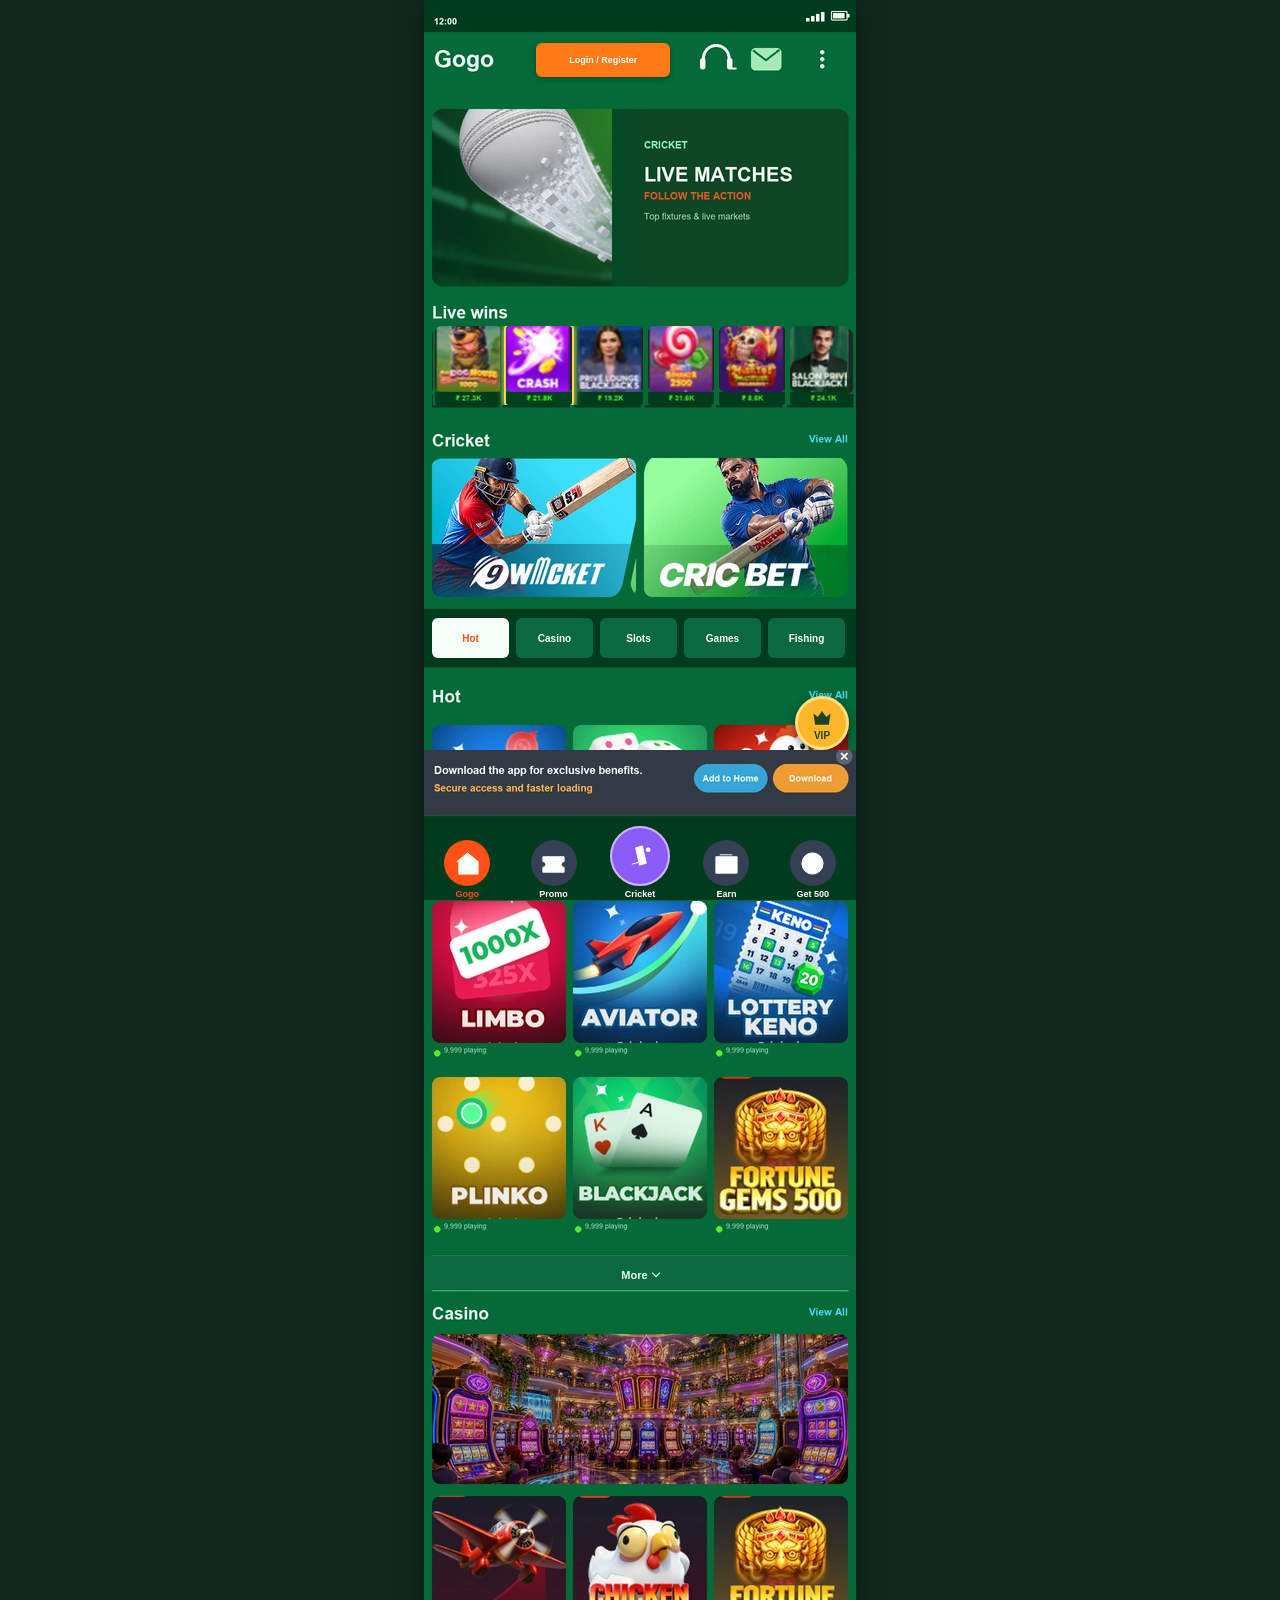
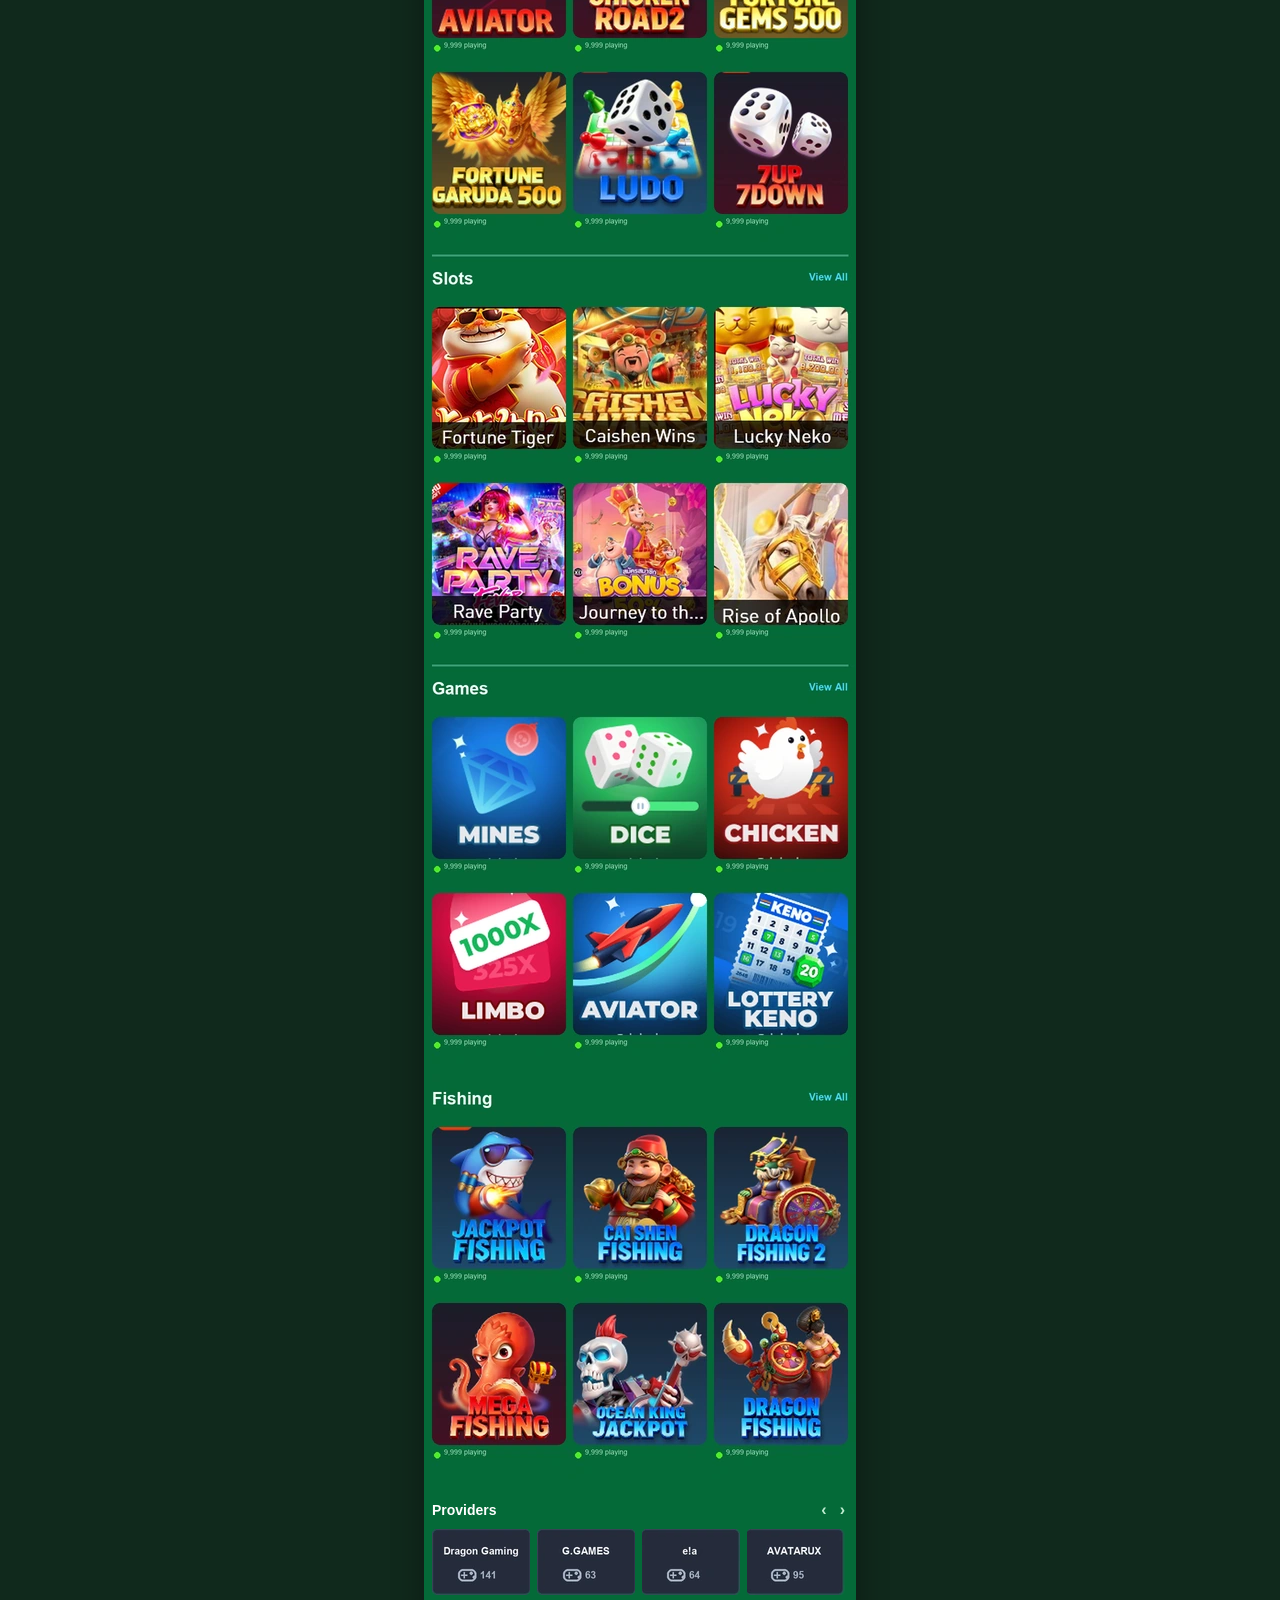
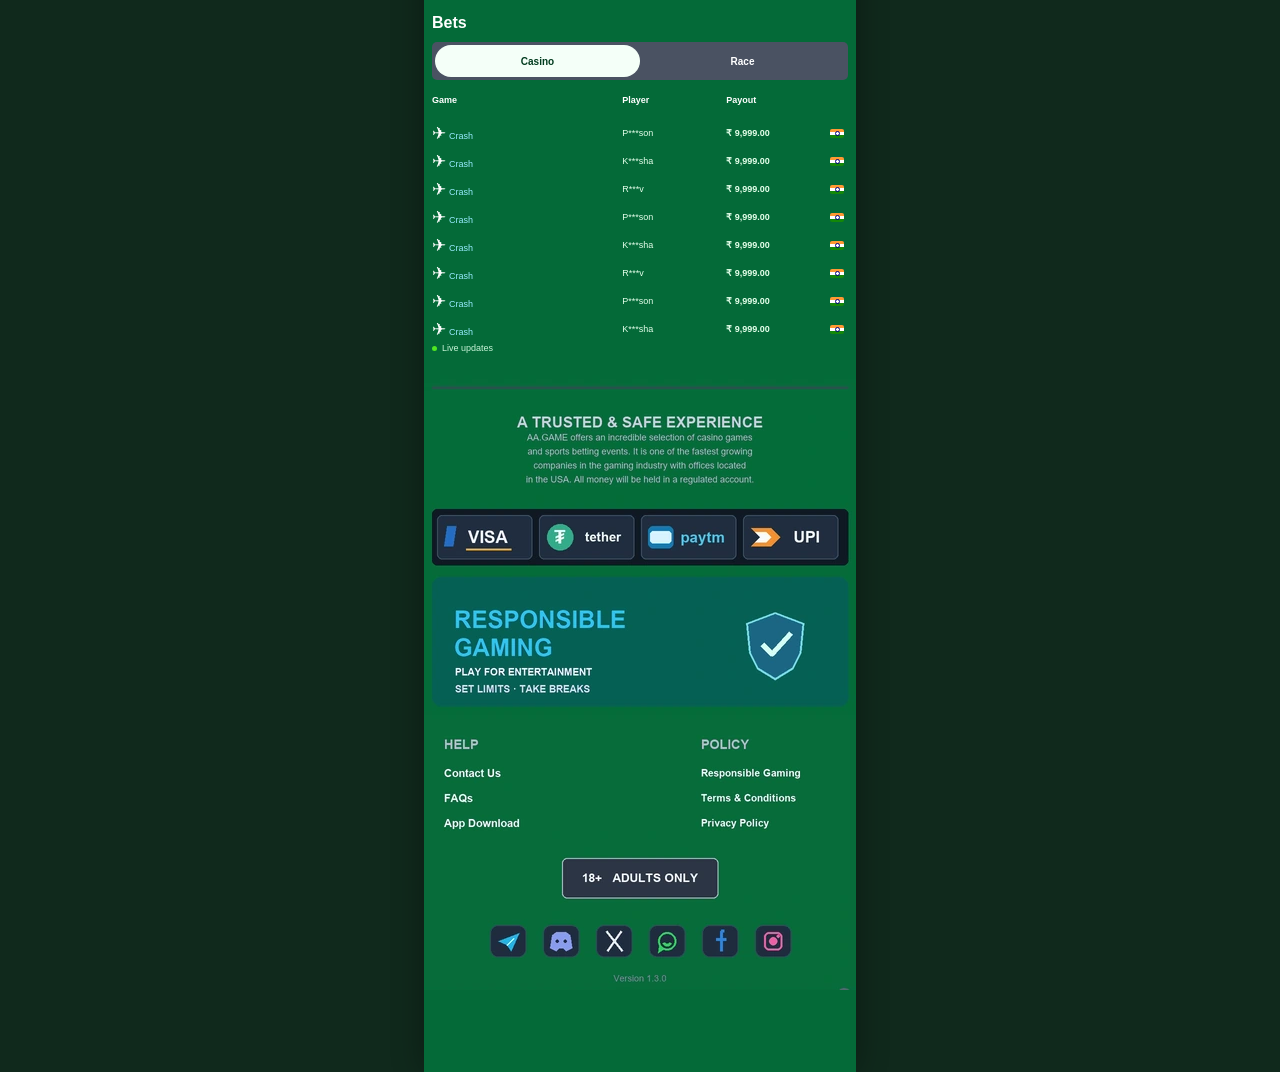
<file: index.html>
<!doctype html>
<html lang="en">
<head>
  <meta charset="utf-8">
  <meta name="viewport" content="width=device-width,initial-scale=1,viewport-fit=cover">
  <meta name="theme-color" content="#046a38">
  <title>Gogo H5 Interactive Demo</title>
  <link rel="stylesheet" href="styles.css">
  <link rel="stylesheet" href="fixes.css">
</head>
<body>
  <div id="app" class="app"></div>
  <script src="app.js"></script>
</body>
</html>
</file>
<file: styles.css>
:root{--green:#046a38;--dark:#003b1e;--mint:#f4fff8;--orange:#ff5015;--blue:#47d7ff;--page-width:432px}.contact-list{display:flex;flex-direction:column;gap:6px;margin:12px 0 26px}.contact-list a{color:#17bfff;text-decoration:none;font-size:14px}.contact-list span{color:#7894b6;font-size:13px;margin-bottom:10px}.content-section ul{padding-left:20px;line-height:1.8;color:#a8c6b7;font-size:13px}
.login-register{position:absolute;left:37%;top:8%;width:29%;height:48%;z-index:5;border:1px solid #2b8659;border-radius:6px;background:#0a6940;color:#f4fff8;font-size:10px;font-weight:700}.login-page{min-height:100vh;background:#0d1018;color:#f7f8fc}.login-status{height:33px;padding:10px 24px 0;background:#f4f4f4;color:#111;font-size:11px}.login-status span{float:right}.login-head{height:52px;background:#171b29;display:flex;align-items:center;justify-content:space-between;padding:0 12px}.login-head strong{font-size:24px;font-style:italic}.login-head button{border:0;background:none;color:#fff;font-size:30px;width:42px}.login-head .login-back-hit{color:transparent;width:42px}.login-card{padding:28px 27px;min-height:calc(100vh - 85px);background:linear-gradient(180deg,#10131d,#0d1018)}.login-brand{height:145px}.login-hero-copy{text-align:center;color:#fff;font-weight:800;font-size:27px;margin-bottom:2px}.login-subtitle{text-align:center;color:#ffd21f;font-weight:800;margin:0 0 34px}.login-card label{display:block;color:#8794a8;font-size:14px;margin-bottom:8px}.login-card input{width:100%;height:46px;border:1px solid #344053;border-radius:7px;background:#10131d;color:#fff;padding:0 12px;font-size:15px}.login-card input::placeholder{color:#8290a4}.login-primary{display:block;width:100%;height:45px;border:0;border-radius:6px;background:#0d6686;color:#b5c2cd;font-weight:700;font-size:16px;margin-top:34px}.login-card h1{font-size:28px;margin:10px 0 26px}.login-muted{color:#8593a8;line-height:1.6}.login-muted b{color:#fff}.login-code{display:flex;align-items:center;margin-top:40px;border:1px solid #344053;border-radius:7px;overflow:hidden}.login-code input{border:0;border-radius:0}.login-code button{height:46px;padding:0 14px;border:0;background:transparent;color:#37bff3;font-size:16px}
.footer-links{position:absolute;left:2%;right:2%;top:61%;height:15%;display:grid;grid-template-columns:1fr 1fr;grid-template-rows:repeat(3,1fr);z-index:4}.footer-links button{border:0;background:transparent;color:transparent;text-align:left;padding:0 8px;font-size:0;line-height:1;cursor:pointer}.home .footer-art,.footer-art{height:693px;padding-bottom:78px;background:var(--green)}.footer-art>.asset{display:block;width:100%;height:auto}
.content-page{min-height:calc(100vh - 82px);background:#003b1e;color:#d9f5e3}.content-top{height:97px;position:relative;background:#046a38}.content-top>.asset{height:97px;width:100%;object-fit:cover}.content-top .overlay-hit{position:absolute}.content-titlebar{height:58px;background:#003b1e;border-bottom:1px solid #34785b;display:flex;align-items:center;justify-content:center;position:relative}.content-titlebar button{position:absolute;left:5px;width:44px;height:48px;border:0;background:none;color:#fff;font-size:32px}.content-titlebar strong{font-size:21px;color:#fff}.content-section{padding:20px 14px 110px;min-height:700px;color:#b8daca}.content-section h3{margin:0 0 24px;color:#fff;font-size:18px}.content-section h4{margin:24px 0 8px;color:#fff;font-size:14px}.content-section p{font-size:13px;line-height:1.65;margin:12px 0}.content-section details{border-bottom:1px solid #214e3a;padding:0 0 16px;margin:0 0 16px}.content-section summary{cursor:pointer;color:#8db8d9;font-size:13px;line-height:1.5;padding-right:15px}.content-section details p{color:#a8c6b7;font-size:12px}.responsible-hero{background:#086d5e;border-radius:8px;padding:18px 20px;margin-bottom:26px;color:#fff}.responsible-hero h2{color:#40d4ff;margin:0;font-size:24px;line-height:1.05}.responsible-hero p{font-size:11px;font-weight:700;line-height:1.45;margin:8px 0 0}.content-action,.download-choice button{border:0;border-radius:6px;background:#ff9818;color:#152c1d;font-weight:700;padding:12px 22px}.contact-card{display:flex;flex-direction:column;gap:8px;margin-top:24px;background:#075638;border:1px solid #2b8a62;border-radius:8px;padding:16px}.contact-card b{color:#fff}.contact-card span{color:#a8d0bb;font-size:12px}.download-choice{display:flex;gap:12px;margin:28px 0}.download-choice button:last-child{background:#36b9ed}.content-muted{color:#87b69d!important;font-size:11px!important}
.live-rail .live-card img{width:100%!important;height:100%!important;object-fit:cover!important}
.home-intro{aspect-ratio:auto}.home-tabs{scroll-margin-top:0}.home-section{height:auto}.section-view{height:9%}.detail-card img{height:auto}.detail-grid-dynamic{min-height:0;padding-bottom:78px}.detail-footer{height:auto}.promo-filtered{min-height:0}.drawer-panel{background-size:100% auto}.drawer-backdrop{width:min(100%,432px);left:50%;transform:translateX(-50%)}.footer-art{height:auto}.download-art{height:auto}.more-button{border-top:1px solid #26754d}

*{box-sizing:border-box}html{scroll-behavior:smooth}body{margin:0;background:#10291c;color:#fff;font:13px Arial,Helvetica,sans-serif}button{font:inherit;cursor:pointer}button:focus-visible,[role=button]:focus-visible{outline:2px solid #f6d062;outline-offset:2px}.app{width:min(100%,var(--page-width));min-height:100vh;margin:auto;background:var(--green);position:relative;box-shadow:0 0 30px #0005;overflow:clip}.asset{display:block;width:100%;height:auto}.home-intro,.home-section,.page-body,.detail-top,.detail-grid,.promo-body,.footer-art{position:relative}.home-intro{aspect-ratio:432/609}.home-tabs{height:58px;background:#003b1e;display:flex;align-items:center;gap:7px;padding:8px;overflow-x:auto;scrollbar-width:none;position:sticky;top:0;z-index:20}.home-tabs::-webkit-scrollbar,.rail::-webkit-scrollbar{display:none}.home-tabs button{height:40px;min-width:77px;padding:0 12px;border:0;border-radius:6px;background:#0a6940;color:#fff;font-size:10px;font-weight:700;flex:none}.home-tabs button.active{background:var(--mint);color:var(--orange)}.home-section{line-height:0}.home-section .asset{line-height:normal}.overlay-hit{position:absolute;background:transparent;border:0;padding:0;color:transparent;z-index:2}.overlay-hit:focus-visible{outline:2px solid #f6d062;outline-offset:-2px}.top-menu{right:3%;top:4.3%;width:11%;height:9%}.top-deposit{left:44%;top:6.8%;width:13%;height:6%}.top-support{left:61%;top:5.5%;width:15%;height:9%}.top-mail{left:73%;top:5.5%;width:13%;height:9%}.hero-hit{left:2%;top:18%;width:96%;height:28%}.live-rail{position:absolute;left:2%;right:2%;top:53.5%;height:13%;display:flex;overflow-x:auto;gap:6px;scrollbar-width:none;z-index:3}.live-card{height:100%;width:66px;flex:none;position:relative;overflow:hidden;border-radius:5px}.live-card img{height:100%;width:100%;object-fit:cover;object-position:left top}.live-rail .live-card:nth-child(n+2) img{width:432px;max-width:none}.live-card span{position:absolute;inset:auto 0 0;background:#003b1e;color:#62ed30;font-size:7px;line-height:11px;text-align:center}.cricket-hit{top:75%;height:23%;width:47%}.cricket-hit:first-of-type{left:2%}.cricket-hit:last-of-type{right:2%}.section-view{right:0;top:0;width:22%;height:7%}.section-card-hit{position:absolute;border:0;background:transparent;color:transparent;z-index:2}.more-button{width:100%;height:34px;border:0;background:#0a6940;color:#e7fff0;font-size:11px;font-weight:700}.more-button .chev{display:inline-block;margin-left:5px;transform:rotate(45deg);border-right:1.5px solid currentColor;border-bottom:1.5px solid currentColor;width:6px;height:6px;vertical-align:3px}.more-button[aria-expanded=true] .chev{transform:rotate(225deg);vertical-align:0}.more-grid{padding:9px 8px 8px;display:grid;grid-template-columns:repeat(3,minmax(0,1fr));gap:12px 6px;background:var(--green)}.more-card{min-width:0;border:0;background:transparent;color:#c8f6d9;text-align:left;padding:0}.more-card img{display:block;width:100%;aspect-ratio:118/155;object-fit:cover;border-radius:5px}.more-card small{display:block;font-size:7px;white-space:nowrap;margin-top:4px}.more-card small:before,.detail-card small:before{content:'●';color:#4fee22;margin-right:3px}.providers{height:135px;padding:19px 8px 12px;background:var(--green)}.section-title{display:flex;align-items:center;justify-content:space-between;height:23px;font-size:14px;font-weight:700}.tiny-arrows{display:flex;gap:7px}.tiny-arrows button{border:0;background:none;color:#bdedd0;font-size:16px;padding:0 3px}.rail{display:flex;gap:7px;overflow-x:auto;scrollbar-width:none;scroll-behavior:smooth}.provider-rail{padding-top:8px}.provider-card{min-width:98px;height:65px;border:0;border-radius:4px;background:#252c3b;color:#f6f7fc;text-align:left;padding:10px;font-size:10px;font-weight:700}.provider-card small{display:block;color:#bec8d6;font-size:9px;margin-top:11px}.provider-card small:before{content:'▣';margin-right:4px;font-size:12px}.bets{background:var(--green);padding:0 8px 22px;min-height:360px}.bets h2{font-size:16px;margin:0 0 10px}.bets-switch{display:flex;background:#4a5262;border-radius:5px;padding:3px;height:38px}.bets-switch button{width:50%;border:0;border-radius:18px;color:#fff;background:none;font-size:10px;font-weight:700}.bets-switch button.active{background:#f4fff8;color:#003b1e}.bets-head,.bets-row{display:grid;grid-template-columns:1.5fr .8fr .8fr 18px;align-items:center;gap:5px}.bets-head{height:39px;font-size:9px;font-weight:700}.bets-row{height:28px;font-size:9px;color:#e4ffea}.bets-row .plane{color:#fff;font-size:17px;margin-right:3px}.bets-row .name{color:#99ecff}.bets-row .flag{width:14px;height:9px;background:linear-gradient(#ff9933 0 33%,white 33% 67%,#138808 67%);border-radius:2px;position:relative}.bets-row .flag:after{content:'';position:absolute;width:3px;height:3px;border:1px solid #000080;border-radius:50%;left:5px;top:2px}.bets-row strong{font-size:9px}.bets-live{display:flex;align-items:center;gap:5px;color:#c9f5d8;font-size:9px}.bets-live:before{content:'';width:5px;height:5px;background:#50e622;border-radius:50%}.footer-art{height:615px;background:var(--green)}.download-art{height:68px;position:relative}.download-close{position:absolute;right:0;top:0;width:30px;height:28px;border:0;background:transparent;color:transparent}.bottom-nav{height:82px;position:fixed;z-index:30;bottom:0;left:50%;transform:translateX(-50%);width:min(100%,var(--page-width));display:grid;grid-template-columns:repeat(5,1fr);align-items:end;background:#003b1e}.bottom-nav button{border:0;background:none;color:#fff;height:81px;padding:5px 0 3px;display:flex;align-items:center;justify-content:flex-end;flex-direction:column;gap:3px;font-size:9px;font-weight:700}.nav-disc{width:46px;height:46px;border-radius:50%;background:#364054;display:grid;place-items:center;color:#fff}.nav-disc svg{width:27px;height:27px;fill:currentColor;stroke:currentColor}.bottom-nav button.active{color:var(--orange)}.bottom-nav button.active .nav-disc{background:var(--orange);color:#f7fff9}.bottom-nav button.cricket .nav-disc{width:60px;height:60px;background:#8b5cf6;border:2px solid #d4b7ff}.bottom-nav button.cricket{height:84px}.rocket-icon{width:27px;height:27px}.activity-fab{position:fixed;z-index:28;right:max(7px,calc((100vw - var(--page-width))/2 + 7px));bottom:150px;width:54px;height:54px;background:#ffb629;border:3px solid #ffe083;border-radius:50%;box-shadow:0 3px 10px #0007;color:#1d4326;font-size:10px;font-weight:800;display:flex;align-items:center;justify-content:center;flex-direction:column;gap:1px}.activity-fab svg{width:24px;height:24px;fill:#1d4326}.detail-header{height:199px;position:relative}.detail-back{left:0;top:90px;width:38px;height:43px}.detail-filter-rail{position:absolute;left:4px;right:0;top:133px;height:66px;display:flex;gap:3px;overflow-x:auto;scrollbar-width:none}.detail-filter{min-width:65px;border:0;background:transparent;color:#fff;display:flex;flex-direction:column;align-items:center;justify-content:center;gap:3px;padding:0}.detail-filter img{width:34px;height:34px;border-radius:50%;object-fit:cover;border:2px solid transparent}.detail-filter.active img{border-color:#fff}.detail-filter small{font-size:8px}.detail-grid-dynamic{padding:0 8px 45px;min-height:1120px;display:grid;grid-template-columns:repeat(3,minmax(0,1fr));gap:17px 6px;align-content:start}.detail-card{padding:0;border:0;background:transparent;color:#c6f5d6;text-align:left;min-width:0}.detail-card img{width:100%;display:block;aspect-ratio:118/155;object-fit:cover;border-radius:5px}.detail-card small{display:block;margin-top:4px;font-size:7px;white-space:nowrap}.detail-footer{height:953px}.detail-bottom,.promo-bottom{height:82px}.promo-page{position:relative}.promo-category-rail{position:absolute;top:97px;left:0;right:0;height:48px;display:grid;grid-template-columns:repeat(5,1fr);z-index:3}.promo-category-rail button{border:0;background:transparent;color:transparent}.promo-category-rail button.active{border-bottom:3px solid var(--orange)}.promo-banner-hotspots{position:absolute;top:145px;left:0;right:0}.promo-banner-hotspots button{display:block;width:96%;height:231px;margin:8px auto 12px;border:0;background:transparent;color:transparent}.promo-filtered{padding:145px 8px 25px;min-height:1360px}.promo-filtered .promo-tabs-visible{display:grid;grid-template-columns:repeat(5,1fr);position:absolute;top:97px;left:0;right:0;height:48px;background:var(--dark)}.promo-filtered .promo-tabs-visible button{border:0;background:transparent;color:#a5c8b5;font-size:11px}.promo-filtered .promo-tabs-visible button.active{border-bottom:3px solid var(--orange);color:#fff}.promo-filtered img{display:block;width:100%;margin:8px 0 18px;border-radius:8px}.drawer-backdrop{position:fixed;z-index:60;inset:0;background:#000a}.drawer-panel{position:absolute;right:0;top:0;width:75%;max-width:324px;height:100%;background:#073b29 url('assets/drawer-panel.webp') top center/100% 960px no-repeat;overflow-y:auto}.drawer-close{position:absolute;right:3%;top:1%;width:16%;height:7%;border:0;background:transparent;color:transparent}.drawer-action{position:absolute;right:3%;width:90%;height:5%;border:0;background:transparent;color:transparent}.drawer-toast{position:absolute;left:12%;right:5%;bottom:5%;background:#0b5b3b;padding:12px;color:#fff;border-radius:8px;text-align:center;font-size:11px}.modal-backdrop{position:fixed;z-index:70;inset:0;background:#0009;display:grid;place-items:center;padding:24px}.modal{width:min(360px,100%);border:1px solid #3b8c65;background:#073b29;border-radius:12px;padding:20px;box-shadow:0 20px 50px #0008}.modal h2{margin:0 0 10px;font-size:17px}.modal p{font-size:12px;line-height:1.5;color:#cbead8}.modal button{background:var(--orange);color:#fff;border:0;border-radius:7px;padding:10px 20px;font-weight:700}.page-spacer{height:82px}.hidden{display:none!important}@media(max-width:432px){.app{box-shadow:none}.detail-grid-dynamic{min-height:1000px}}@media(prefers-reduced-motion:reduce){html{scroll-behavior:auto}.rail{scroll-behavior:auto}}
</file>
<file: fixes.css>
/* Corrections applied after the original component rules. */
.drawer-backdrop {
  inset: 0 auto 0 50%;
  width: min(100%, 432px);
  transform: translateX(-50%);
  background: rgba(0,0,0,.63);
}
.drawer-panel {
  right: 0;
  left: auto;
  width: 75%;
  max-width: 324px;
  background-color: #073b29;
  background-image: url('assets/drawer-panel.webp');
  background-position: top center;
  background-size: 100% auto;
  background-repeat: no-repeat;
}
/* Horizontal Live Wins artwork is already sliced into independent cards. */
.live-rail .live-card img {
  width: 100%;
  max-width: 100%;
  height: 100%;
  object-fit: cover;
}
.detail-card img,.more-card img{object-fit:cover;object-position:center center}
.promo-category-rail button.active{border-bottom:0!important}
.home-tabs{position:relative;top:auto}
.sticky-shell{position:sticky;top:-1px;z-index:25;background:#046a38;max-height:0;overflow:visible;pointer-events:none;opacity:0;transition:opacity .15s}
.sticky-shell.is-visible{opacity:1;pointer-events:auto}
.sticky-shell-inner{position:absolute;left:0;right:0;top:0;background:#046a38;box-shadow:0 3px 7px #003b1e44}
.sticky-shell img{display:block;width:100%;height:auto}
.sticky-shell .home-tabs{height:58px;position:relative;z-index:auto}
.sticky-shell .sticky-action{position:absolute;top:32px;height:64px;border:0;background:transparent;color:transparent}
.sticky-shell .sticky-menu{right:0;width:11%}
.sticky-shell .sticky-deposit{left:44%;width:13%}
.sticky-shell .sticky-support{left:62%;width:14%}
.sticky-shell .sticky-mail{left:76%;width:12%}
.sticky-shell .sticky-cricket-action{top:97px;left:0;right:0;height:185px;width:100%}
.live-rail{scroll-behavior:smooth}
.bets-viewport{height:224px;overflow:hidden}
.race-panel{background:#171d2a;border-radius:10px;padding:12px 12px 15px;color:#fff}
.race-switch{display:flex;background:#0d111c;border-radius:7px;padding:3px;height:34px}
.race-switch button{flex:1;border:0;border-radius:6px;background:none;color:#9aafd0;font-size:12px}
.race-switch button.active{background:#16b8ee;color:#fff}
.race-head{display:grid;grid-template-columns:1.1fr 1fr 1fr .8fr;gap:5px;padding:17px 0 9px;color:#b5c8e7;font-size:11px;border-bottom:1px solid #31394b}
.race-rows>div{display:grid;grid-template-columns:30px 1fr 1.2fr 1fr;gap:4px;align-items:center;min-height:42px;font-size:11px}
.race-rows b{font-size:14px;text-align:center}.race-rows span{white-space:nowrap;overflow:hidden;text-overflow:ellipsis;color:#dfe8fa}.race-rows strong,.race-rows em{font-style:normal;text-align:right;font-size:11px;white-space:nowrap}.race-rows strong{color:#fff}.race-rows em{font-weight:700}
.race-view-all{display:block;margin:9px auto 0;border:0;background:none;color:#15b8f4;font-size:13px}
.race-page{background:#0d111c;min-height:100vh;color:#fff}.race-top{height:97px;position:relative;background:#046a38}.race-top>.asset{width:100%;height:97px;object-fit:cover}.race-top .overlay-hit{position:absolute}.race-page>.race-body{display:block;width:100%;height:auto}.race-page .page-spacer{background:#0d111c}
.bets-track{display:block;will-change:transform;animation:bets-roll 20s linear infinite}
@keyframes bets-roll{from{transform:translateY(0)}to{transform:translateY(-224px)}}
.bets-viewport:hover .bets-track{animation-play-state:paused}
.provider-rail{scroll-behavior:smooth}
.provider-card{padding:0;overflow:hidden;min-width:98px;height:66px}
.provider-card .provider-art{display:block;width:100%;height:100%;object-fit:cover}
.provider-card span{display:block;padding:10px 10px 0}
.provider-card small{margin:10px 10px 0}
.live-rail{gap:0!important;overflow:hidden!important;padding:0 2px;background:#046a38}
.live-card{width:66px!important;margin-right:5px;border-radius:3px;flex:0 0 66px}
.live-card.big-win{outline:2px solid #ffd45a;box-shadow:0 0 7px 2px #ffd45a;z-index:4}
.live-card.big-win img{filter:saturate(1.15) brightness(1.08)}
.bank-overlay{position:absolute;left:8px;right:8px;bottom:267px;height:58px;display:flex;align-items:center;z-index:3;overflow:hidden}
.bank-rail{height:52px;display:flex;gap:6px;overflow-x:auto;overflow-y:hidden;padding:0 3px;scrollbar-width:none;flex:1}
.bank-card{display:block;flex:0 0 98px;height:48px;overflow:hidden;border-radius:4px}
.bank-card img{display:block;width:98px;height:48px;object-fit:cover}
.bank-next{flex:0 0 24px;height:44px;border:0;background:#1d4d3b;color:#dfffea;font-size:25px;line-height:1;border-radius:4px}
.bank-rail{touch-action:pan-x}
.bank-card img{object-fit:contain;background:#243445}
.promo-filter-header{position:relative;height:145px}
.promo-filter-content{padding:0 8px 25px;min-height:1200px}
.promo-filter-content .promo-banner{display:block;width:100%;border:0;background:none;padding:0;margin:8px 0 18px;border-radius:8px;overflow:hidden}
.promo-filter-content .promo-banner img{display:block;width:100%;margin:0}
.promo-filter-content>img{display:block;width:100%;margin:8px 0 18px}
html.instant-scroll,html.instant-scroll *{scroll-behavior:auto!important}
.sticky-shell{background:#046a38!important}
.sticky-shell-inner{box-shadow:0 3px 7px #003b1e44;overflow:hidden;height:340px}
.sticky-shell:not(.is-visible){visibility:hidden}
.sticky-shell .home-tabs{border-top:1px solid #1f8756}
.rocket-ref{width:34px;height:34px;object-fit:contain;display:block;filter:invert(1)}
.detail-top-stable{height:216px!important;overflow:hidden}
.detail-top-stable .detail-top-art{height:97px;overflow:hidden}
.detail-top-stable .detail-top-art .asset{height:97px!important;object-fit:cover}
.detail-top-stable .detail-nav-line{height:39px}
.detail-top-stable .detail-filter-rail{top:136px!important}
.page-switching #app{opacity:1!important;visibility:visible!important}
.download-art{position:fixed;left:50%;bottom:82px;transform:translateX(-50%);z-index:29;width:min(100%,432px);height:68px;background:#343a45}
.download-art .asset{width:100%;height:68px}
.download-art .download-close{z-index:4;right:0;top:0;width:30px;height:29px}
.download-art .download-action{position:absolute;top:12px;height:47px;border:0;background:transparent;color:transparent;z-index:3}
.download-art .download-action.add{left:62%;width:18%}
.download-art .download-action.get{left:81%;width:19%}
.detail-top-img{display:block;width:100%;height:216px;object-fit:cover;object-position:top}
.detail-header{height:216px}
.detail-filter-rail{top:135px;height:80px;background:#003b1e}
.detail-filter{min-width:69px}
.detail-filter img{width:37px;height:37px}
.detail-filter small{font-size:9px}
.detail-grid-dynamic{padding:10px 8px 65px;grid-auto-rows:auto;gap:17px 6px}
.detail-card img{aspect-ratio:135/175;object-fit:cover}
.detail-card small{margin-top:5px;font-size:7px}
.detail-heading-live{position:absolute;left:33px;top:108px;font-size:15px;font-weight:700;z-index:2;background:#003b1e;padding-right:8px}
.sticky-shell .sticky-action,.sticky-shell .sticky-cricket-action{z-index:2}
.detail-header .asset{height:216px;object-fit:cover;object-position:top}
.detail-header .detail-filter-rail{z-index:5}
.detail-header{height:216px;background:#003b1e}
.detail-header .asset{height:97px;object-fit:cover;object-position:top}
.detail-nav-line{height:39px;display:flex;align-items:center;gap:12px;padding:0 9px;color:#fff;font-size:15px;font-weight:700}
.detail-nav-line button{width:19px;height:36px;padding:0;border:0;background:none;color:#fff;font-size:28px;line-height:1}
.detail-filter-rail{top:136px;height:80px;align-items:flex-start}
.detail-grid-dynamic{padding-top:11px}
.detail-card img{aspect-ratio:135/175}
.sticky-shell{position:fixed;left:50%;top:0;transform:translateX(-50%);width:min(100%,432px);max-height:none;z-index:40}
.sticky-shell-inner{position:relative}
.sticky-shell .sticky-cricket-action{top:97px;height:185px}
.sticky-shell .home-tabs{width:100%}
.sticky-shell .home-tabs button{z-index:4}
.sticky-shell .sticky-action{top:32px}
.top-logo{left:0;top:0;width:27%;height:18%}
.race-login-bar{position:fixed;left:50%;bottom:82px;transform:translateX(-50%);width:min(100%,432px);z-index:32;background:#182c4d;padding:14px 8px 16px;border-radius:8px 8px 0 0;text-align:center}.race-login-bar strong{display:block;font-size:15px;line-height:1.45;margin-bottom:12px}.race-login-bar button{width:100%;height:40px;border:0;border-radius:6px;background:#10b8ed;color:#fff;font-size:15px;font-weight:700}
.promo-filter-header{height:145px!important;overflow:hidden}.promo-filter-header>.asset{height:97px!important;object-fit:cover}.promo-filtered{padding-top:0!important}.promo-filter-content{padding-top:0!important}
.fantasy-hotspot{position:absolute;left:31%;top:0;width:39%;height:18%;border:0;background:transparent}.fantasy-page{min-height:100vh;background:#f2f4f8;color:#172033}.fantasy-top{height:60px;background:#151b29;color:#fff;display:flex;align-items:center;gap:10px;padding:7px 10px}.fantasy-top button{border:0;border-radius:5px;background:#0ab8ef;color:#fff;padding:7px 10px;font-weight:700}.fantasy-top button:first-child{background:none;font-size:24px;padding:0}.fantasy-top span{font-size:18px;white-space:nowrap}.fantasy-nav{height:58px;background:#171e2e;display:grid;grid-template-columns:repeat(5,1fr);color:#aeb8cc}.fantasy-nav button{border:0;background:none;color:inherit;font-size:18px}.fantasy-nav small,.fantasy-bottom small{display:block;font-size:11px}.fantasy-nav .active{border:4px solid #ff4c4c;border-radius:6px;color:#fff}.fantasy-hero{height:120px;background:#0d131e;color:#fff;padding:20px;font-weight:700}.fantasy-content{padding:15px 16px}.fantasy-title{display:flex;justify-content:space-between;font-size:15px;margin-bottom:12px}.fantasy-title span{color:#73809a}.prediction-card{background:#fff;border-radius:8px;padding:12px;text-align:center;box-shadow:0 1px 5px #b8bfcc}.prediction-card button{width:46%;margin:12px 2% 8px;height:34px;border:1px solid #10a957;border-radius:5px;background:#fff}.prediction-card small{display:block;text-align:left;color:#7c8ca7}.fantasy-tabs{display:flex;gap:30px;padding:16px 0;border-bottom:1px solid #d5dbe5}.fantasy-tabs b{color:#f04444}.fantasy-placeholder{height:155px;margin-top:18px;background:#e9edf3;border-radius:6px}.fantasy-bottom{position:fixed;bottom:0;left:50%;transform:translateX(-50%);width:min(100%,432px);height:58px;background:#fff;display:flex;justify-content:space-around;align-items:center;color:#8a96af;text-align:center}.fantasy-bottom b{color:#e33}.fantasy-bottom small{font-size:10px}

.sticky-logo{left:0;top:32px;width:28%;height:64px}.detail-logo,.promo-logo{position:absolute;left:0;top:0;width:27%;height:18%;background:transparent;border:0;z-index:4}.race-body{min-height:485px;object-fit:contain;object-position:top center;background:#0d111c}.race-login-bar{min-height:104px}
.provider-card small svg{width:15px;height:15px;vertical-align:-3px;stroke:#c9d7e8;fill:none;stroke-width:1.6}
.fantasy-subtabs{display:flex;gap:18px;padding:14px 0;color:#65738a;font-size:13px;border-bottom:1px solid #d7dde7}.fantasy-subtabs b{color:#e33}.match-card{background:#fff;border:1px solid #d8dfe9;border-radius:9px;margin:14px 0;padding:10px;color:#41526d;box-shadow:0 1px 3px #cbd2dc}.match-title{font-size:13px;border-bottom:1px solid #e2e6ed;padding-bottom:8px}.match-title span{float:right;font-size:20px}.match-teams{display:flex;justify-content:space-between;align-items:center;background:#f4f6f9;border-radius:7px;padding:10px;margin-top:8px}.match-teams>div:first-child{display:grid;gap:9px}.match-teams b{font-size:13px;color:#27374f}.match-teams>div:last-child{text-align:right;border-left:1px solid #d7dee7;padding-left:15px}.match-teams strong{display:block;color:#ed3737}.match-teams small{display:block;font-size:10px}.match-card p{margin:10px 0 0;color:#806200;font-size:12px}
.promo-logo{top:0!important;height:97px!important;width:27%!important}.promo-filter-header{height:145px!important}.promo-filter-header .promo-logo{top:0!important}
html.instant-scroll #app{visibility:visible!important;opacity:1!important}
.provider-card small svg{width:15px;height:15px;vertical-align:-3px;stroke:#c9d7e8;fill:none;stroke-width:1.6}.provider-card small:before{content:none!important;display:none!important}
.promo-page,.promo-filtered{width:100%;max-width:432px;margin:0 auto;overflow-x:hidden}.promo-filtered{padding:0!important}.promo-filter-header{width:100%;height:145px!important}.promo-filtered .promo-tabs-visible{top:97px;width:100%}.promo-filter-content{width:100%;padding:0 8px 25px!important}
.fantasy-gogo{height:97px;position:relative;background:#046a38}.fantasy-gogo>.asset{height:97px;width:100%;object-fit:cover}.fantasy-gogo .top-logo{position:absolute}.fantasy-subhead{height:78px;background:#0d131e;color:#fff;display:flex;align-items:center;gap:12px;padding:0 8px}.fantasy-subhead button{border:0;background:none;color:#fff;font-size:28px}.fantasy-subhead button[data-action="login"]{margin-left:auto;background:#09b8ed;border-radius:5px;padding:6px 10px;font-size:12px;font-weight:700}.fantasy-subhead strong{font-size:15px}
.race-back{position:absolute;left:8px;top:8px;z-index:5;width:30px;height:40px;border:0;background:transparent;color:#fff;font-size:30px}.race-detail-rows{background:#0d111c;padding:0 16px 120px}.race-detail-rows>div{display:grid;grid-template-columns:38px 1.3fr 1.1fr .8fr;gap:5px;align-items:center;min-height:43px;color:#f4f6fb;font-size:12px;border-bottom:1px solid #20283a}.race-detail-rows strong,.race-detail-rows em{text-align:right;font-style:normal;white-space:nowrap}.fantasy-nav,.fantasy-hero{display:none}.fantasy-subhead{height:78px}.fantasy-content{padding-top:15px}
/* Final page stability corrections */
.promo-page{width:min(100%,432px);margin:0 auto;overflow-x:hidden;position:relative;background:#046a38;min-height:calc(100vh - 82px)}
.promo-filter-header{height:145px!important;position:relative;overflow:hidden;background:#046a38}
.promo-filter-header>.asset{display:block;width:100%;height:97px!important;object-fit:cover;object-position:top center}
.promo-filter-header .promo-tabs-visible{top:97px!important;height:48px!important;z-index:5;background:#003b1e}
.promo-filter-content{width:100%;min-height:0!important;padding:0 8px 95px!important;background:#046a38}
.promo-filter-content .promo-banner{margin:8px 0 14px!important}
.promo-logo{left:0!important;top:0!important;width:27%!important;height:97px!important;z-index:8}
.fantasy-subhead button[data-action="login"]{display:none!important}
.race-page .race-top .top-logo{left:0;top:0;width:27%;height:97px}
.race-page .race-detail-rows{padding-bottom:130px}
/* Race detail: keep the header row and replace the embedded preview rows with the live list. */
.race-hero{position:relative;overflow:hidden;background:#0d111c}
.race-hero>.race-body{display:block;width:100%;height:auto}
.race-hero>.race-back{top:22px;left:4px}
.race-hero>.race-detail-rows{position:absolute;left:0;right:0;top:74.5%;bottom:0;overflow:hidden;padding:0 16px 118px;background:#0d111c}
.race-hero>.race-detail-rows>div{min-height:43px}
.promo-page{margin-top:0!important;padding-top:0!important}
.promo-filter-header{margin-top:0!important}
.promo-filter-header:before{content:'';position:absolute;left:0;right:0;top:0;height:24px;background:#003b1e;z-index:0}
.promo-filter-header>.asset{position:relative;z-index:1;margin-top:0!important}
.race-hero>.race-back{top:24px;left:4px;height:34px;transform:translateY(0)}
.profile-page{min-height:100vh;background:#303030;color:#f4f4f4;width:min(100%,432px);margin:0 auto;position:relative;padding-bottom:82px}
.profile-status{height:33px;background:#f4f4f4;color:#111;padding:10px 24px 0;font-size:11px}.profile-status span{float:right}
.profile-head{height:44px;background:#171b29;display:flex;align-items:center;justify-content:center;position:relative;border-bottom:1px solid #777}.profile-head button{position:absolute;left:8px;border:0;background:none;color:#fff;font-size:30px}.profile-head strong{font-size:22px}
.profile-body{padding:10px}.profile-body h4{font-size:16px;font-weight:400;color:#bbb;margin:16px 0 12px}.profile-row{width:100%;height:48px;border:0;border-bottom:1px solid #505050;background:none;color:#f5f5f5;display:flex;align-items:center;text-align:left;gap:12px;padding:0 4px;font-size:16px}.profile-icon{color:#ffe000;width:28px;text-align:center;font-size:22px}.profile-row b{font-weight:400}.profile-value{margin-left:auto;color:#aaa;font-size:14px}.profile-row i{font-style:normal;color:#aaa;font-size:26px}.profile-row img{width:30px;height:30px;border-radius:50%;object-fit:cover}
.profile-editor{position:fixed;z-index:50;left:50%;bottom:0;transform:translateX(-50%);width:min(100%,432px);min-height:46%;background:#8c8c8c;color:#fff;padding:12px 16px 60px}.profile-editor h2{text-align:center;margin:0 0 46px;font-size:24px}.editor-close{position:absolute;right:10px;top:4px;border:0;background:none;color:#fff;font-size:28px}.profile-editor p{font-weight:700}.avatar-grid{display:grid;grid-template-columns:repeat(5,1fr);gap:10px;margin:20px 0}.avatar-grid button{border:2px solid transparent;border-radius:50%;background:none;padding:0}.avatar-grid button.selected{border-color:#ff3344}.avatar-grid img{width:100%;aspect-ratio:1;border-radius:50%;object-fit:cover}.profile-input{width:100%;height:50px;font-size:18px;padding:0 12px}.gender-grid{display:grid;grid-template-columns:1fr 1fr;gap:22px}.gender-grid button{height:58px;background:#fff;border:1px solid #ff6670;color:#444;font-size:18px}.gender-grid button.selected{border:2px solid #ff3344}.editor-save{position:absolute;left:6%;right:6%;bottom:18px;height:44px;border:0;border-radius:4px;background:#ff9c18;font-size:18px;color:#222}
.drawer-panel .drawer-action[data-action="profile"]{left:0;right:0;width:100%;z-index:4}
.drawer-panel .drawer-close{z-index:5}
.profile-avatar-svg{display:block;width:100%;height:100%;border-radius:50%}
.profile-value>.profile-avatar-svg{width:30px;height:30px}
.avatar-grid .profile-avatar-svg{width:100%;aspect-ratio:1}
.avatar-preview{width:92px;height:92px;margin:-18px auto 18px}
/* User supplied transparent PNG artwork and full-screen profile states. */
body.profile-mode{background:#303030}
body.profile-mode .app{background:#303030;box-shadow:none;overflow:visible}
.profile-page{min-height:100dvh;padding-bottom:0}
.profile-icon{display:grid;place-items:center;flex:0 0 36px;width:36px}
.profile-icon-img{display:block;width:34px;height:34px;object-fit:contain}
.profile-value>.profile-avatar-img{width:30px;height:30px;object-fit:contain;border-radius:50%}
.profile-editor{top:77px;bottom:0;left:50%;right:auto;width:min(100%,432px);height:calc(100dvh - 77px);min-height:0;overflow-y:auto;transform:translateX(-50%);background:#858585;padding:18px 16px 92px}
.profile-editor h2{margin:0 0 60px}
.profile-editor .editor-save{position:fixed;bottom:max(20px,env(safe-area-inset-bottom));left:50%;right:auto;transform:translateX(-50%);width:calc(min(100%,432px) - 48px)}
.avatar-preview{width:100px;height:100px;margin:-20px auto 34px}
.avatar-preview .profile-avatar-img{display:block;width:100%;height:100%;object-fit:contain}
.avatar-grid{grid-template-columns:repeat(5,minmax(0,1fr));gap:12px 8px;margin:20px 0 40px}
.avatar-grid button{width:100%;aspect-ratio:1;padding:0;overflow:hidden}
.avatar-grid .profile-avatar-img{display:block;width:100%;height:100%;object-fit:contain}
.profile-input-wrap{position:relative}
.profile-input{padding-right:50px}
.profile-input-wrap button{position:absolute;top:0;right:0;width:48px;height:50px;border:0;background:transparent;display:grid;place-items:center}
.profile-input-wrap .profile-icon-img{width:26px;height:26px}
.gender-grid button{display:flex;align-items:center;justify-content:center;gap:10px}
.gender-grid .profile-icon-img{width:30px;height:30px}

/* Match the Home palette and its exact status-bar artwork. */
body.profile-mode,body.profile-mode .app{background:#003b1e}
.profile-page{background:#064b32;color:#f4fff8;min-height:100dvh}
.profile-status{height:33px;padding:0;background:#003b1e;overflow:hidden;position:relative}
.profile-status .asset{display:block;width:100%;height:auto;max-width:none}
.profile-head{background:#003b1e;border-bottom:1px solid #28684e}
.profile-head button{width:44px;height:44px;left:0;top:0;display:grid;place-items:center;z-index:2}
.profile-body h4{color:#b7dcc8}
.profile-row{border-color:#367157;color:#f4fff8}
.profile-value,.profile-row i{color:#c5e1d0}
.drawer-panel .drawer-action[data-action="profile"]{top:5.4%!important;left:0!important;right:0!important;width:100%!important;height:7.4%!important;z-index:4}
.drawer-panel .drawer-close{top:0!important;right:0!important;left:auto!important;width:19%!important;height:5.4%!important;z-index:5}

/* Editing is a bottom sheet over the full-height profile page. */
.profile-editor-backdrop{position:fixed;z-index:49;inset:0 auto 0 50%;width:min(100%,432px);transform:translateX(-50%);background:rgba(0,29,17,.55)}
.profile-editor{top:auto;bottom:0;left:50%;right:auto;width:min(100%,432px);height:50dvh;min-height:0;max-height:calc(100dvh - 77px);overflow-y:auto;transform:translateX(-50%);background:#0d573a;color:#f4fff8;border-radius:16px 16px 0 0;box-shadow:0 -10px 35px #00271570;padding:18px 16px 84px}
.profile-editor h2{margin:0 0 28px}
.profile-editor p{margin:0 0 16px}
.profile-editor .editor-save{position:absolute;left:16px;right:16px;bottom:18px;transform:none;width:calc(100% - 32px);margin:0;background:#ff9c18}
.profile-editor .avatar-preview{margin:0 auto 20px;width:88px;height:88px}
.profile-editor .avatar-grid{margin:12px 0 12px}
.gender-grid button{border-color:#2cad77;border-radius:6px}
.gender-grid button.selected{border-color:#ff9c18}

/* Profile settings use the same green bottom sheet and transparent source icons. */
.settings-editor h2{margin:0;text-align:center;font-size:23px;line-height:30px}
.settings-editor .settings-content{margin-top:58px}
.settings-editor .settings-content>label{display:block;margin:0 0 16px;font-size:14px;font-weight:700;line-height:1.35}
.settings-editor input,.settings-editor select{width:100%;height:52px;border:1px solid #a2c8b2;border-radius:3px;background:#fff;color:#142b1d;padding:0 12px;font-size:17px;outline:none}
.settings-editor input::placeholder{color:#999}
.settings-editor input:focus,.settings-editor select:focus{border-color:#ff9c18;box-shadow:0 0 0 2px #ff9c1840}
.settings-editor .settings-note{display:flex;align-items:center;gap:10px;margin-top:17px;min-height:32px;color:#ffbd50;font-size:11px;line-height:1.35}
.settings-editor .settings-note .profile-icon-img{width:32px;height:32px;flex:0 0 32px;object-fit:contain}
.settings-editor .settings-note b{color:#ff755f}
.settings-editor .settings-reward{position:absolute;right:20px;bottom:48px;width:110px;height:110px;pointer-events:none}
.settings-editor .settings-reward .profile-icon-img{width:100%;height:100%;object-fit:contain}
.settings-editor .settings-reward strong{position:absolute;inset:43px 0 auto;text-align:center;color:#ff3b4b;font-size:22px;line-height:26px}
.settings-email .settings-reward strong{color:#444bff}
.settings-editor .settings-code-field{display:flex;background:#fff;border:1px solid #a2c8b2;border-radius:3px;height:52px;align-items:center}
.settings-editor .settings-code-field input{min-width:0;flex:1;border:0;height:50px;box-shadow:none}
.settings-editor .settings-code-field span{border-left:1px solid #e1e7e3;color:#999;padding:0 12px;font-size:16px}
.settings-editor .settings-resend{display:block;margin:8px 0 0 auto;padding:2px 0;border:0;background:none;color:#54c9ff;font-size:13px}
.settings-editor .settings-caution,.settings-editor .settings-sent{margin-top:10px;color:#ffb33b;font-size:12px}
.settings-editor .settings-date-row{display:grid;grid-template-columns:1fr 1fr;gap:14px}
.settings-editor .settings-date-row select{appearance:auto;padding-right:6px}
.settings-editor .settings-password-field{display:flex;align-items:center;position:relative;margin-bottom:16px}
.settings-editor .settings-password-field input{padding-right:48px}
.settings-editor .settings-password-field button{position:absolute;right:0;top:0;width:46px;height:52px;display:grid;place-items:center;background:none;border:0}
.settings-editor .settings-password-field .profile-icon-img{width:28px;height:28px}
.settings-editor .settings-footer{position:absolute;left:16px;right:16px;bottom:16px;text-align:center}
.settings-editor .settings-footer .editor-save{position:static;width:100%;height:44px}
.settings-editor .settings-footer small{display:block;margin:8px auto 0;color:#b9d7c6;font-size:10px;line-height:1.25}
.settings-editor .settings-error{position:absolute;left:16px;right:16px;bottom:74px;margin:0;color:#ffb59e;font-size:12px;font-weight:700}
.settings-password .settings-content{margin-top:58px}
.login-register{left:26%!important;top:7%!important;width:31%!important;height:34px!important;border:0!important;border-radius:6px!important;background:#ff7a16!important;color:#fff!important;font-size:9px!important;line-height:34px!important;padding:0!important;box-shadow:0 2px 5px #002b1770!important}
@media(max-height:750px){.settings-editor .settings-content{margin-top:28px}.settings-editor .settings-note{margin-top:10px}.settings-editor .settings-reward{bottom:64px}}
</file>
